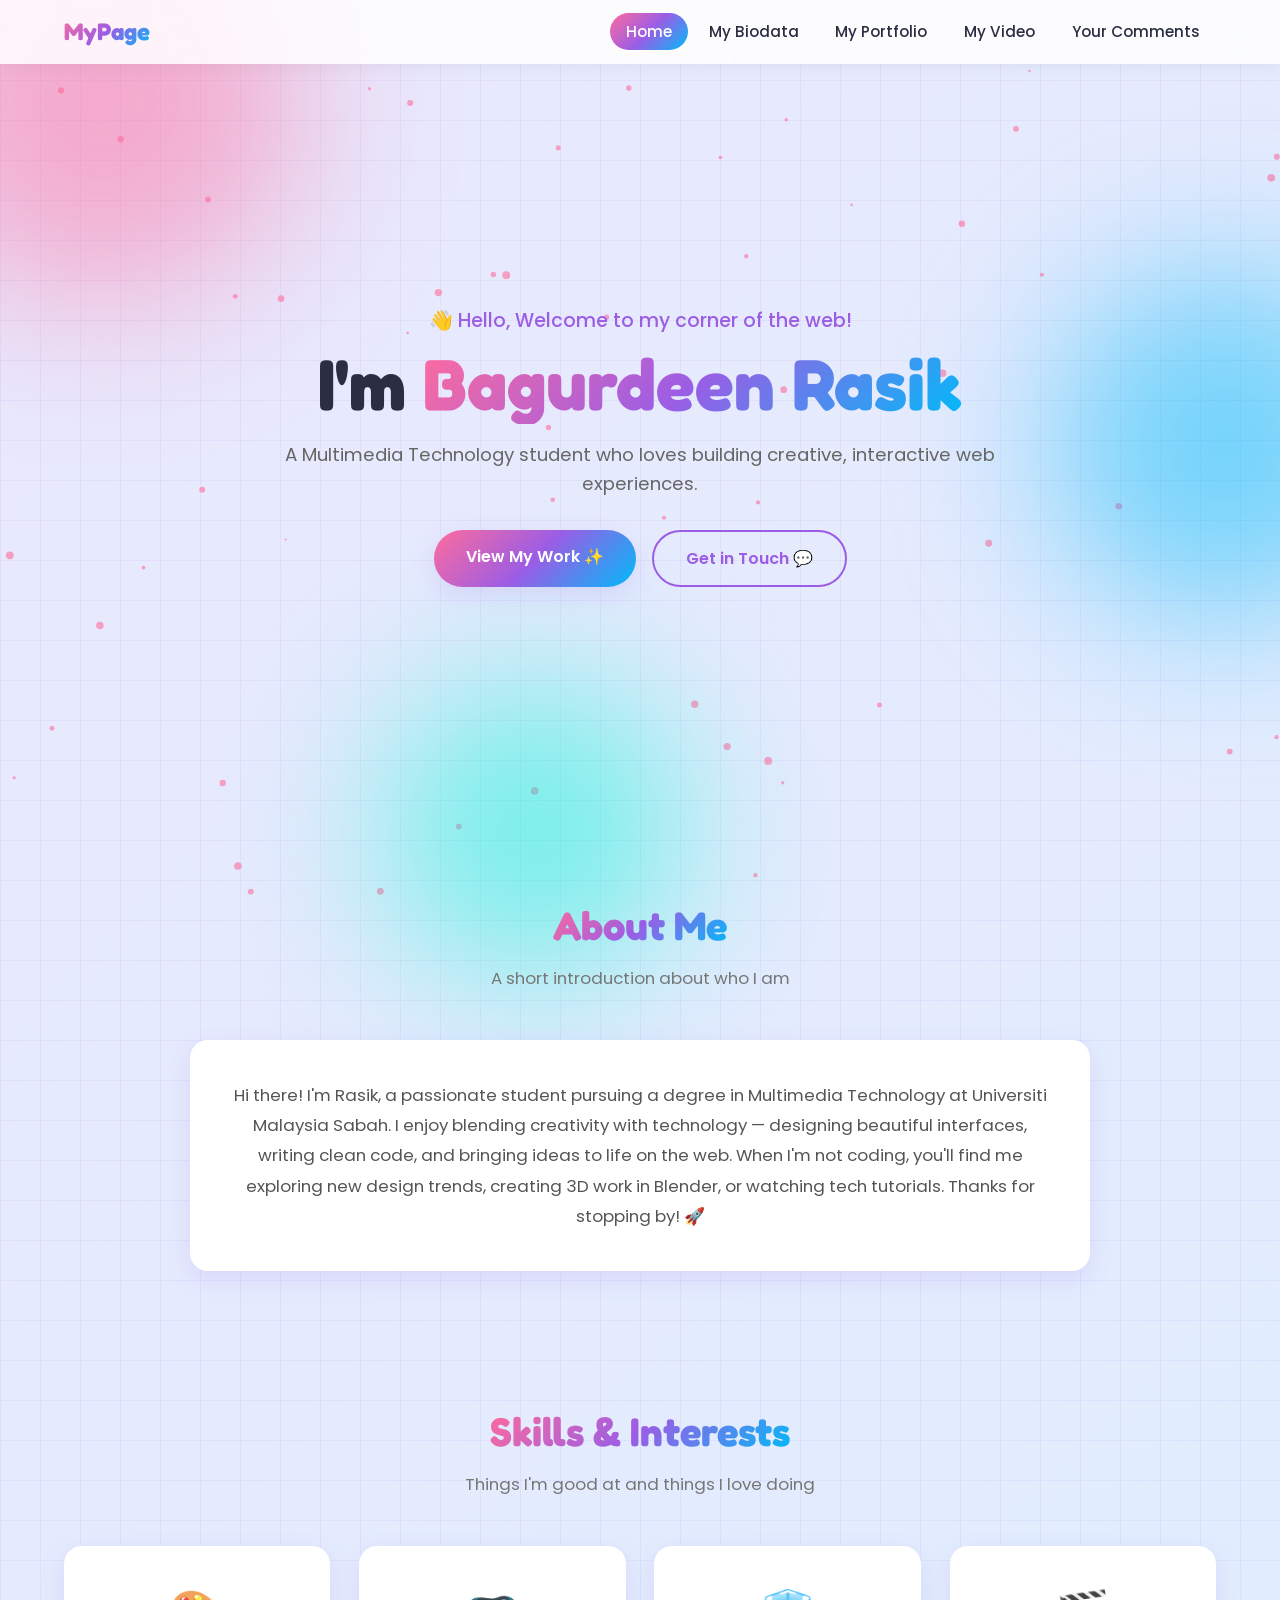
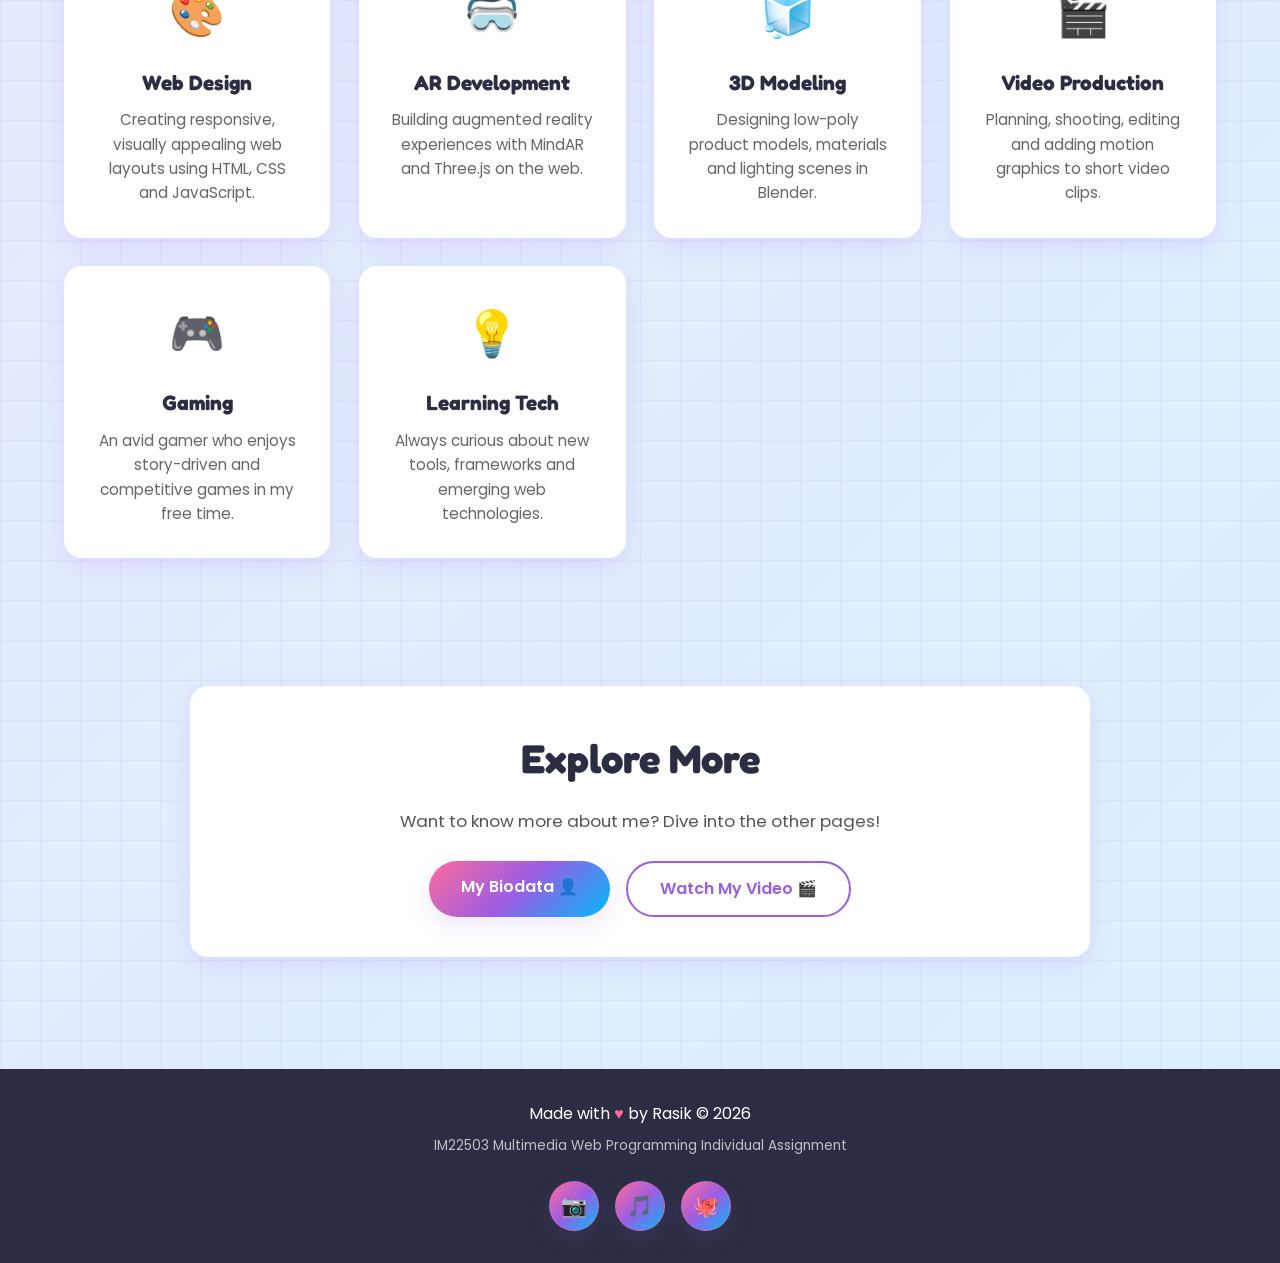
<file: index.html>
<!DOCTYPE html>
<html lang="en">
<head>
  <meta charset="UTF-8">
  <meta name="viewport" content="width=device-width, initial-scale=1.0">
  <title>My Personal Page | Home</title>
  <link rel="stylesheet" href="css/style.css">
</head>
<body>
<canvas id="bg-canvas"></canvas>

  <div class="blob blob-1"></div>
  <div class="blob blob-2"></div>
  <div class="blob blob-3"></div>

  <nav class="navbar">
    <a href="index.html" class="logo">MyPage</a>
    <ul class="nav-links">
      <li><a href="index.html">Home</a></li>
      <li><a href="biodata.html">My Biodata</a></li>
      <li><a href="portfolio.html">My Portfolio</a></li>
      <li><a href="video.html">My Video</a></li>
      <li><a href="comments.html">Your Comments</a></li>
    </ul>
    <div class="hamburger"><span></span><span></span><span></span></div>
  </nav>

  <!-- Hero Section -->
  <header class="hero">
    <div class="hero-content">
      <p class="hero-greeting">👋 Hello, Welcome to my corner of the web!</p>
      <h1 class="hero-title">I'm <span class="gradient-text">Bagurdeen Rasik</span></h1>
      <p class="hero-tagline">A Multimedia Technology student who loves building creative, interactive web experiences.</p>
      <div class="hero-buttons">
        <a href="portfolio.html" class="btn btn-primary">View My Work ✨</a>
        <a href="comments.html" class="btn btn-outline">Get in Touch 💬</a>
      </div>
    </div>
  </header>

  <!-- About Me -->
  <section class="section">
    <h2 class="section-title"><span class="gradient-text">About Me</span></h2>
    <p class="section-subtitle">A short introduction about who I am</p>
    <div class="about-box reveal">
      <p>
        Hi there! I'm Rasik, a passionate student pursuing a degree in Multimedia Technology at
        Universiti Malaysia Sabah. I enjoy blending creativity with technology — designing beautiful
        interfaces, writing clean code, and bringing ideas to life on the web. When I'm not coding,
        you'll find me exploring new design trends, creating 3D work in Blender, or watching tech
        tutorials. Thanks for stopping by! 🚀
      </p>
    </div>
  </section>

  <!-- Skills & Interests -->
  <section class="section">
    <h2 class="section-title"><span class="gradient-text">Skills & Interests</span></h2>
    <p class="section-subtitle">Things I'm good at and things I love doing</p>
    <div class="card-grid">
      <div class="card reveal">
        <span class="card-icon">🎨</span>
        <h3>Web Design</h3>
        <p>Creating responsive, visually appealing web layouts using HTML, CSS and JavaScript.</p>
      </div>
      <div class="card reveal">
        <span class="card-icon">🥽</span>
        <h3>AR Development</h3>
        <p>Building augmented reality experiences with MindAR and Three.js on the web.</p>
      </div>
      <div class="card reveal">
        <span class="card-icon">🧊</span>
        <h3>3D Modeling</h3>
        <p>Designing low-poly product models, materials and lighting scenes in Blender.</p>
      </div>
      <div class="card reveal">
        <span class="card-icon">🎬</span>
        <h3>Video Production</h3>
        <p>Planning, shooting, editing and adding motion graphics to short video clips.</p>
      </div>
      <div class="card reveal">
        <span class="card-icon">🎮</span>
        <h3>Gaming</h3>
        <p>An avid gamer who enjoys story-driven and competitive games in my free time.</p>
      </div>
      <div class="card reveal">
        <span class="card-icon">💡</span>
        <h3>Learning Tech</h3>
        <p>Always curious about new tools, frameworks and emerging web technologies.</p>
      </div>
    </div>
  </section>

  <!-- Quick Links -->
  <section class="section">
    <div class="about-box reveal">
      <h2 class="section-title" style="margin-bottom:1rem;">Explore More</h2>
      <p style="margin-bottom:1.5rem;">Want to know more about me? Dive into the other pages!</p>
      <div class="hero-buttons">
        <a href="biodata.html" class="btn btn-primary">My Biodata 👤</a>
        <a href="video.html" class="btn btn-outline">Watch My Video 🎬</a>
      </div>
    </div>
  </section>

  <footer class="footer">
    <p>Made with <span class="heart">♥</span> by Rasik &copy; <span id="year"></span></p>
    <p style="font-size:0.85rem; opacity:0.7; margin-top:0.5rem;">IM22503 Multimedia Web Programming Individual Assignment</p>
    <div class="social-links">
      <a href="https://www.instagram.com/rasik_786" target="_blank" rel="noopener" title="Instagram">📷</a>
      <a href="https://www.tiktok.com/@bagurdeenrasik" target="_blank" rel="noopener" title="TikTok">🎵</a>
      <a href="https://github.com/rasikk1525" target="_blank" rel="noopener" title="GitHub">🐙</a>
    </div>
  </footer>

  <script src="js/script.js"></script>
</body>
</html>
</file>
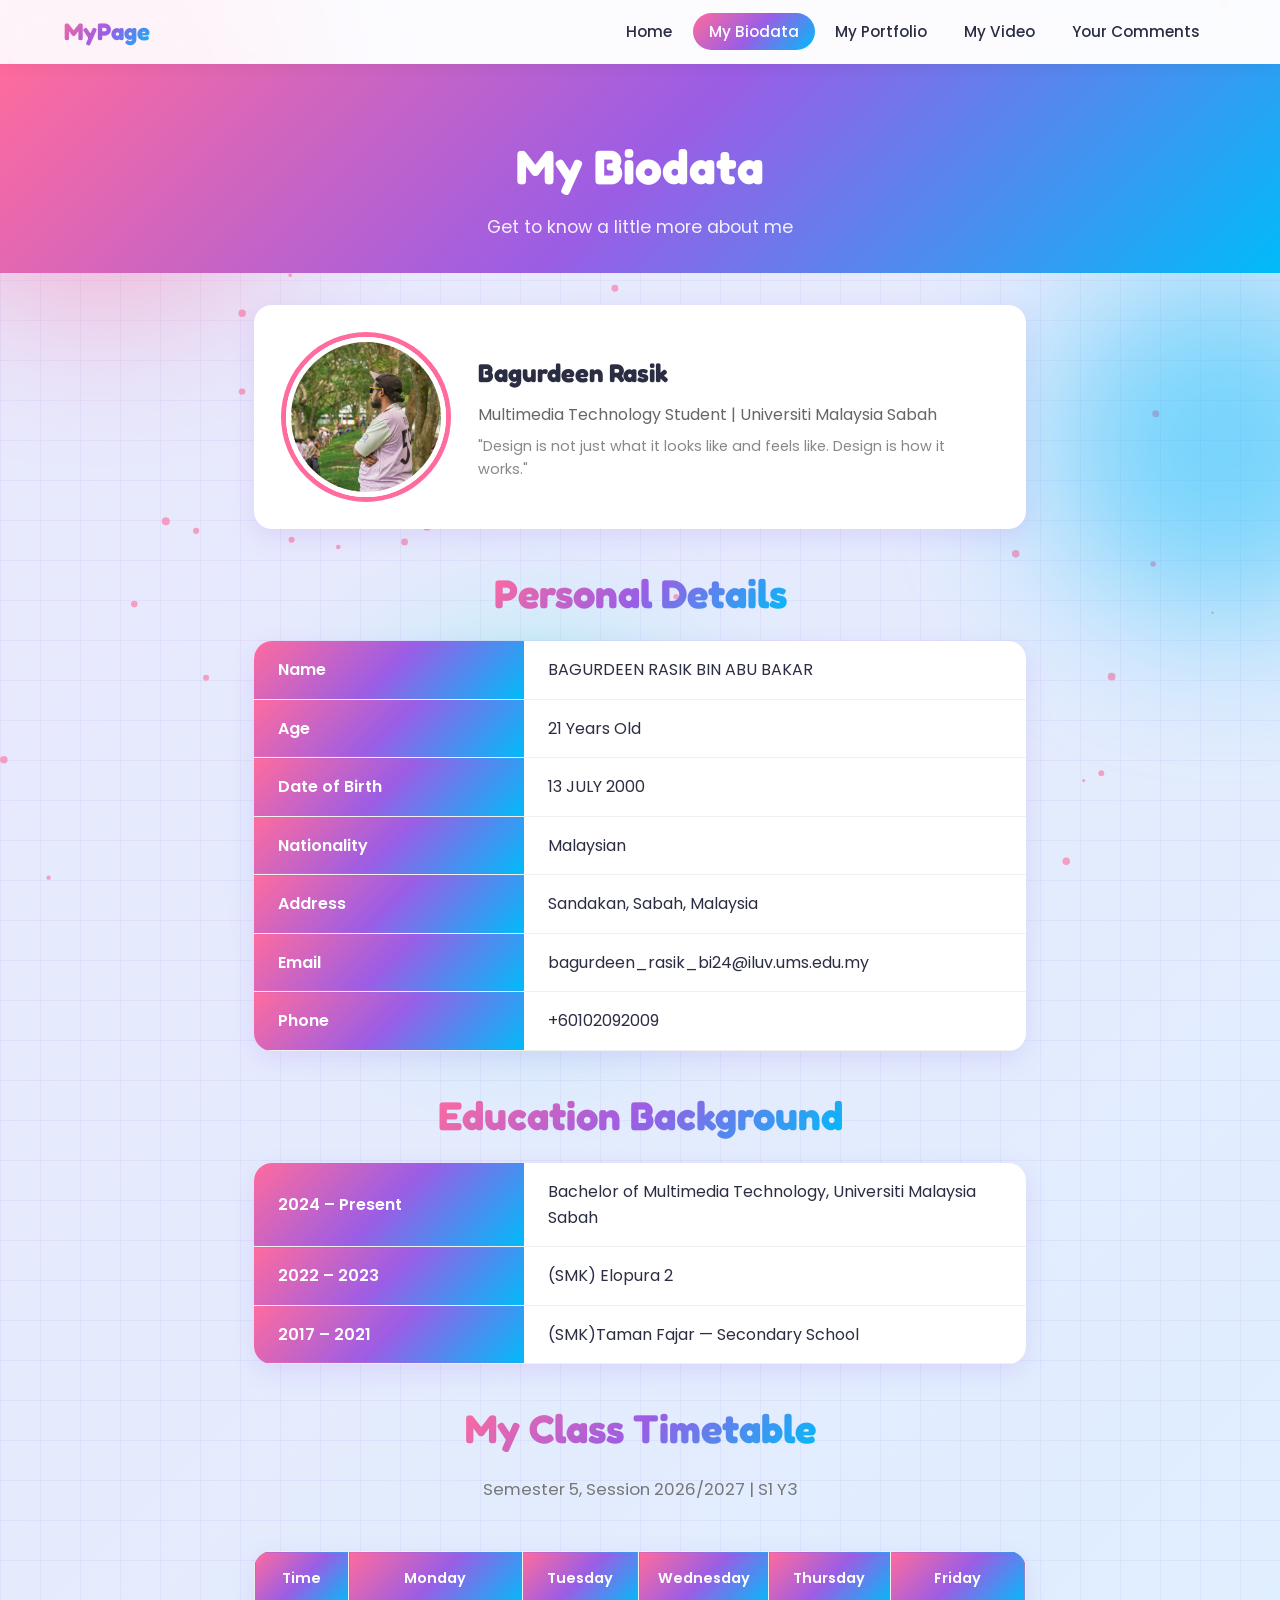
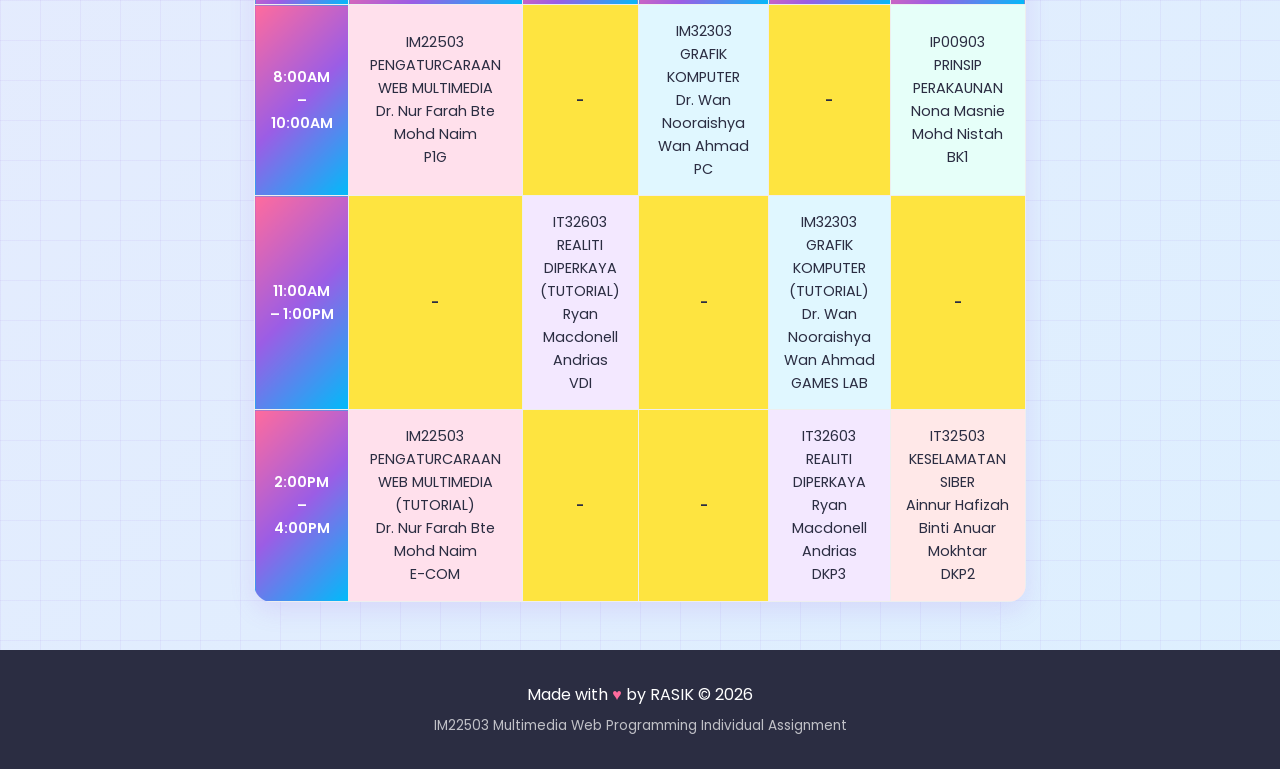
<file: biodata.html>
<!DOCTYPE html>
<html lang="en">
<head>
  <meta charset="UTF-8">
  <meta name="viewport" content="width=device-width, initial-scale=1.0">
  <title>My Personal Page | Biodata</title>
  <link rel="stylesheet" href="css/style.css">
</head>
<body>
<canvas id="bg-canvas"></canvas>

  <div class="blob blob-1"></div>
  <div class="blob blob-2"></div>
  <div class="blob blob-3"></div>

  <nav class="navbar">
    <a href="index.html" class="logo">MyPage</a>
    <ul class="nav-links">
      <li><a href="index.html">Home</a></li>
      <li><a href="biodata.html">My Biodata</a></li>
      <li><a href="portfolio.html">My Portfolio</a></li>
      <li><a href="video.html">My Video</a></li>
      <li><a href="comments.html">Your Comments</a></li>
    </ul>
    <div class="hamburger"><span></span><span></span><span></span></div>
  </nav>

  <header class="page-header">
    <h1>My Biodata</h1>
    <p>Get to know a little more about me</p>
  </header>

  <section class="biodata-container">

    <!-- Profile Photo + Intro -->
    <div class="biodata-profile reveal">
      <img src="images/IMG_0302.JPG" alt="My Profile Picture" class="profile-img"
           onerror="this.src='https://placehold.co/160x160/ff6b9d/ffffff?text=My+Photo'">
      <div style="flex:1; min-width:250px; text-align:left;">
        <h2 style="font-family:var(--font-display); font-size:1.6rem; margin-bottom:0.5rem;">Bagurdeen Rasik</h2>
        <p style="color:#666;">Multimedia Technology Student | Universiti Malaysia Sabah</p>
        <p style="color:#888; font-size:0.9rem; margin-top:0.5rem;">
          "Design is not just what it looks like and feels like. Design is how it works."
        </p>
      </div>
    </div>

    <!-- Personal Details Table -->
    <h2 class="section-title" style="margin:2rem 0 1rem;"><span class="gradient-text">Personal Details</span></h2>
    <table class="biodata-table reveal">
      <tr><th>Name</th><td>BAGURDEEN RASIK BIN ABU BAKAR</td></tr>
      <tr><th>Age</th><td>21 Years Old</td></tr>
      <tr><th>Date of Birth</th><td>13 JULY 2000</td></tr>
      <tr><th>Nationality</th><td>Malaysian</td></tr>
      <tr><th>Address</th><td>Sandakan, Sabah, Malaysia</td></tr>
      <tr><th>Email</th><td>bagurdeen_rasik_bi24@iluv.ums.edu.my</td></tr>
      <tr><th>Phone</th><td>+60102092009</td></tr>
    </table>

    <!-- Education -->
    <h2 class="section-title" style="margin:2rem 0 1rem;"><span class="gradient-text">Education Background</span></h2>
    <table class="biodata-table reveal">
      <tr><th>2024 – Present</th><td>Bachelor of Multimedia Technology, Universiti Malaysia Sabah</td></tr>
      <tr><th>2022 – 2023</th><td> (SMK) Elopura 2</td></tr>
      <tr><th>2017 – 2021</th><td>(SMK)Taman Fajar — Secondary School</td></tr>
    </table>

    <!-- Timetable (EXACT from your image) -->
    <h2 class="section-title" style="margin:2rem 0 1rem;"><span class="gradient-text">My Class Timetable</span></h2>
    <p class="section-subtitle">Semester 5, Session 2026/2027 | S1 Y3</p>
    <div class="timetable-wrap reveal">
      <table class="timetable">
        <thead>
          <tr>
            <th>Time</th>
            <th>Monday</th>
            <th>Tuesday</th>
            <th>Wednesday</th>
            <th>Thursday</th>
            <th>Friday</th>
          </tr>
        </thead>
        <tbody>
          <tr>
            <th>8:00AM – 10:00AM</th>
            <td class="slot-1">IM22503<br>PENGATURCARAAN WEB MULTIMEDIA<br>Dr. Nur Farah Bte Mohd Naim<br>P1G</td>
            <td class="break">-</td>
            <td class="slot-2">IM32303<br>GRAFIK KOMPUTER<br>Dr. Wan Nooraishya Wan Ahmad<br>PC</td>
            <td class="break">-</td>
            <td class="slot-3">IP00903<br>PRINSIP PERAKAUNAN<br>Nona Masnie Mohd Nistah<br>BK1</td>
          </tr>
          <tr>
            <th>11:00AM – 1:00PM</th>
            <td class="break">-</td>
            <td class="slot-4">IT32603<br>REALITI DIPERKAYA (TUTORIAL)<br>Ryan Macdonell Andrias<br>VDI</td>
            <td class="break">-</td>
            <td class="slot-2">IM32303<br>GRAFIK KOMPUTER (TUTORIAL)<br>Dr. Wan Nooraishya Wan Ahmad<br>GAMES LAB</td>
            <td class="break">-</td>
          </tr>
          <tr>
            <th>2:00PM – 4:00PM</th>
            <td class="slot-1">IM22503<br>PENGATURCARAAN WEB MULTIMEDIA (TUTORIAL)<br>Dr. Nur Farah Bte Mohd Naim<br>E-COM</td>
            <td class="break">-</td>
            <td class="break">-</td>
            <td class="slot-4">IT32603<br>REALITI DIPERKAYA<br>Ryan Macdonell Andrias<br>DKP3</td>
            <td class="slot-5">IT32503<br>KESELAMATAN SIBER<br>Ainnur Hafizah Binti Anuar Mokhtar<br>DKP2</td>
          </tr>
        </tbody>
      </table>
    </div>

  </section>

  <footer class="footer">
    <p>Made with <span class="heart">♥</span> by RASIK &copy; <span id="year"></span></p>
    <p style="font-size:0.85rem; opacity:0.7; margin-top:0.5rem;">IM22503 Multimedia Web Programming Individual Assignment</p>
  </footer>

  <script src="js/script.js"></script>
</body>
</html>
</file>
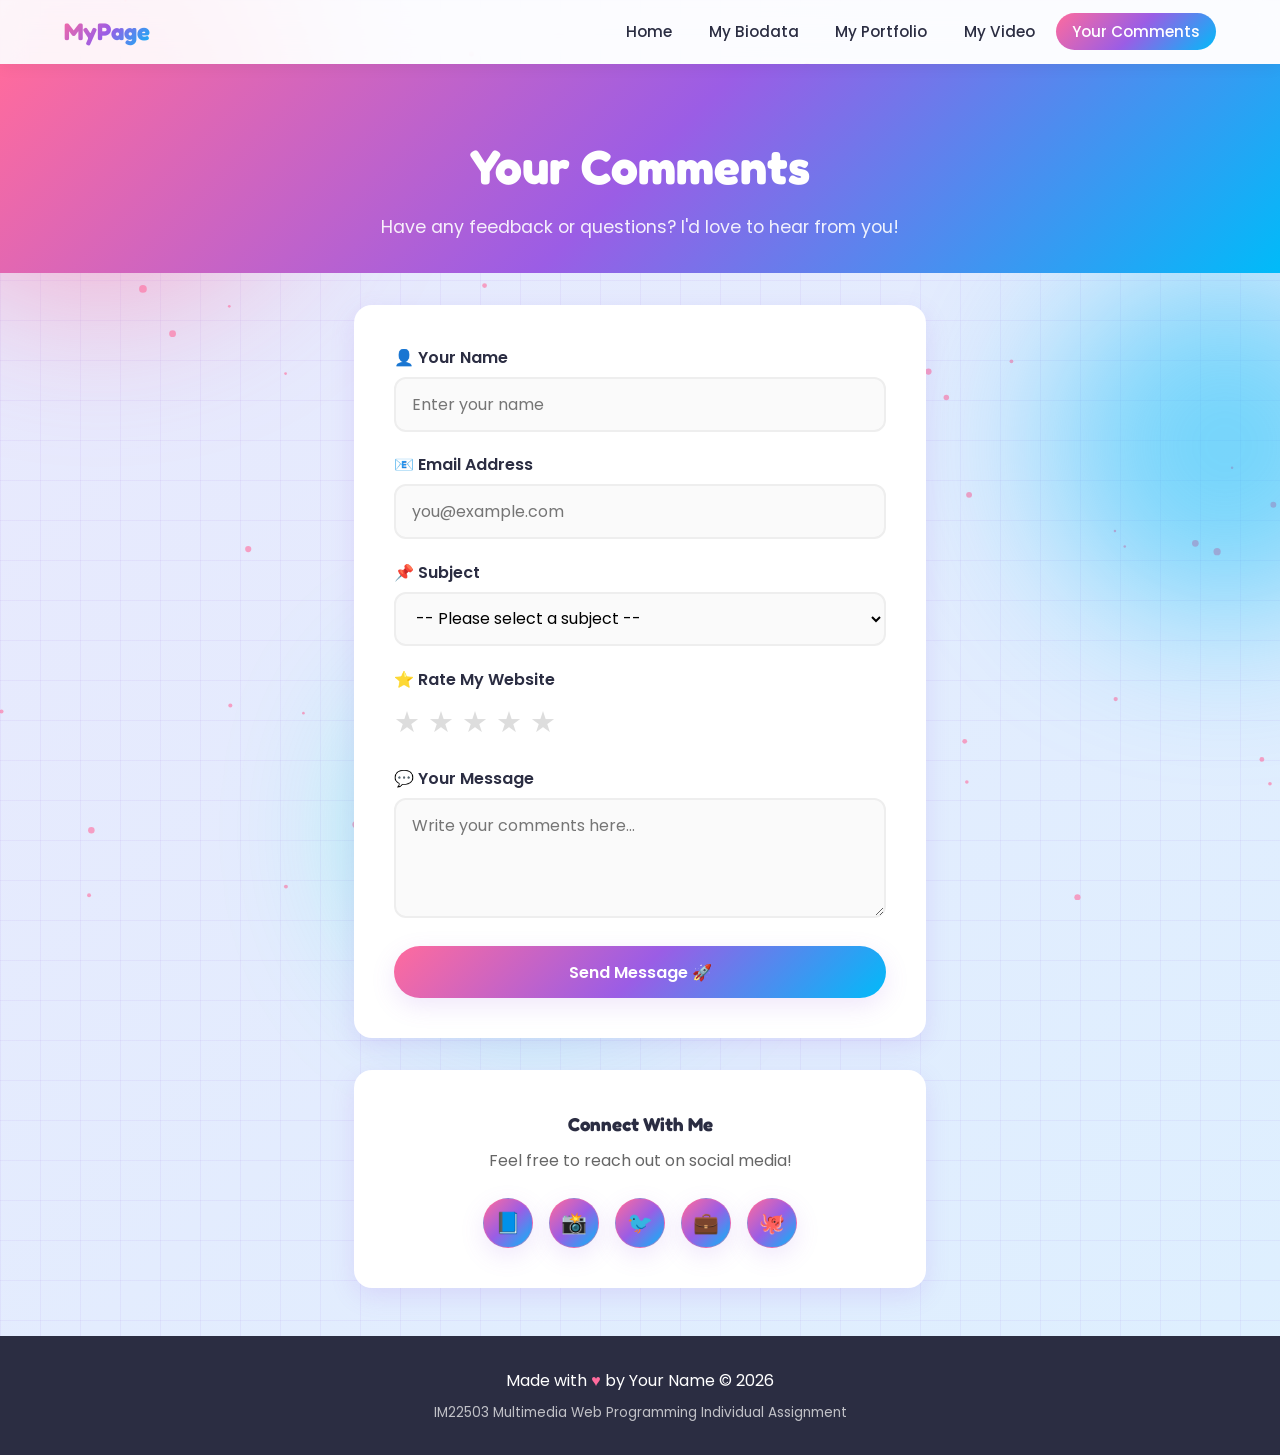
<file: comments.html>
<!DOCTYPE html>
<html lang="en">
<head>
  <meta charset="UTF-8">
  <meta name="viewport" content="width=device-width, initial-scale=1.0">
  <title>My Personal Page | Comments</title>
  <link rel="stylesheet" href="css/style.css">
</head>
<body>
<canvas id="bg-canvas"></canvas>

  <div class="blob blob-1"></div>
  <div class="blob blob-2"></div>
  <div class="blob blob-3"></div>

  <nav class="navbar">
    <a href="index.html" class="logo">MyPage</a>
    <ul class="nav-links">
      <li><a href="index.html">Home</a></li>
      <li><a href="biodata.html">My Biodata</a></li>
      <li><a href="portfolio.html">My Portfolio</a></li>
      <li><a href="video.html">My Video</a></li>
      <li><a href="comments.html">Your Comments</a></li>
    </ul>
    <div class="hamburger"><span></span><span></span><span></span></div>
  </nav>

  <header class="page-header">
    <h1>Your Comments</h1>
    <p>Have any feedback or questions? I'd love to hear from you!</p>
  </header>

  <section class="form-container">
    <div class="form-card reveal">
      <form id="commentForm" novalidate>

        <div class="form-group">
          <label for="name">👤 Your Name</label>
          <input type="text" id="name" placeholder="Enter your name">
          <div class="error-msg" id="nameError"></div>
        </div>

        <div class="form-group">
          <label for="email">📧 Email Address</label>
          <input type="email" id="email" placeholder="you@example.com">
          <div class="error-msg" id="emailError"></div>
        </div>

        <div class="form-group">
          <label for="subject">📌 Subject</label>
          <select id="subject">
            <option value="">-- Please select a subject --</option>
            <option value="feedback">General Feedback</option>
            <option value="project">Project Inquiry</option>
            <option value="collab">Collaboration</option>
            <option value="other">Other</option>
          </select>
          <div class="error-msg" id="subjectError"></div>
        </div>

        <div class="form-group">
          <label>⭐ Rate My Website</label>
          <div class="rating">
            <span class="star" data-value="1">★</span>
            <span class="star" data-value="2">★</span>
            <span class="star" data-value="3">★</span>
            <span class="star" data-value="4">★</span>
            <span class="star" data-value="5">★</span>
          </div>
          <div class="error-msg" id="ratingError"></div>
        </div>

        <div class="form-group">
          <label for="message">💬 Your Message</label>
          <textarea id="message" placeholder="Write your comments here..."></textarea>
          <div class="error-msg" id="messageError"></div>
        </div>

        <button type="submit" class="btn btn-primary" style="width:100%;">Send Message 🚀</button>

        <div class="success-msg" id="successMsg">
          ✅ Thank you! Your message has been sent successfully.
        </div>
      </form>
    </div>

    <!-- Social Links -->
    <div class="form-card reveal" style="margin-top:2rem; text-align:center;">
      <h3 style="font-family:var(--font-display); margin-bottom:0.5rem;">Connect With Me</h3>
      <p style="color:#666; margin-bottom:0.5rem;">Feel free to reach out on social media!</p>
      <div class="social-links">
        <a href="#" title="Facebook">📘</a>
        <a href="#" title="Instagram">📸</a>
        <a href="#" title="Twitter / X">🐦</a>
        <a href="#" title="LinkedIn">💼</a>
        <a href="#" title="GitHub">🐙</a>
      </div>
    </div>
  </section>

  <footer class="footer">
    <p>Made with <span class="heart">♥</span> by Your Name &copy; <span id="year"></span></p>
    <p style="font-size:0.85rem; opacity:0.7; margin-top:0.5rem;">IM22503 Multimedia Web Programming Individual Assignment</p>
  </footer>

  <script src="js/script.js"></script>
</body>
</html>
</file>
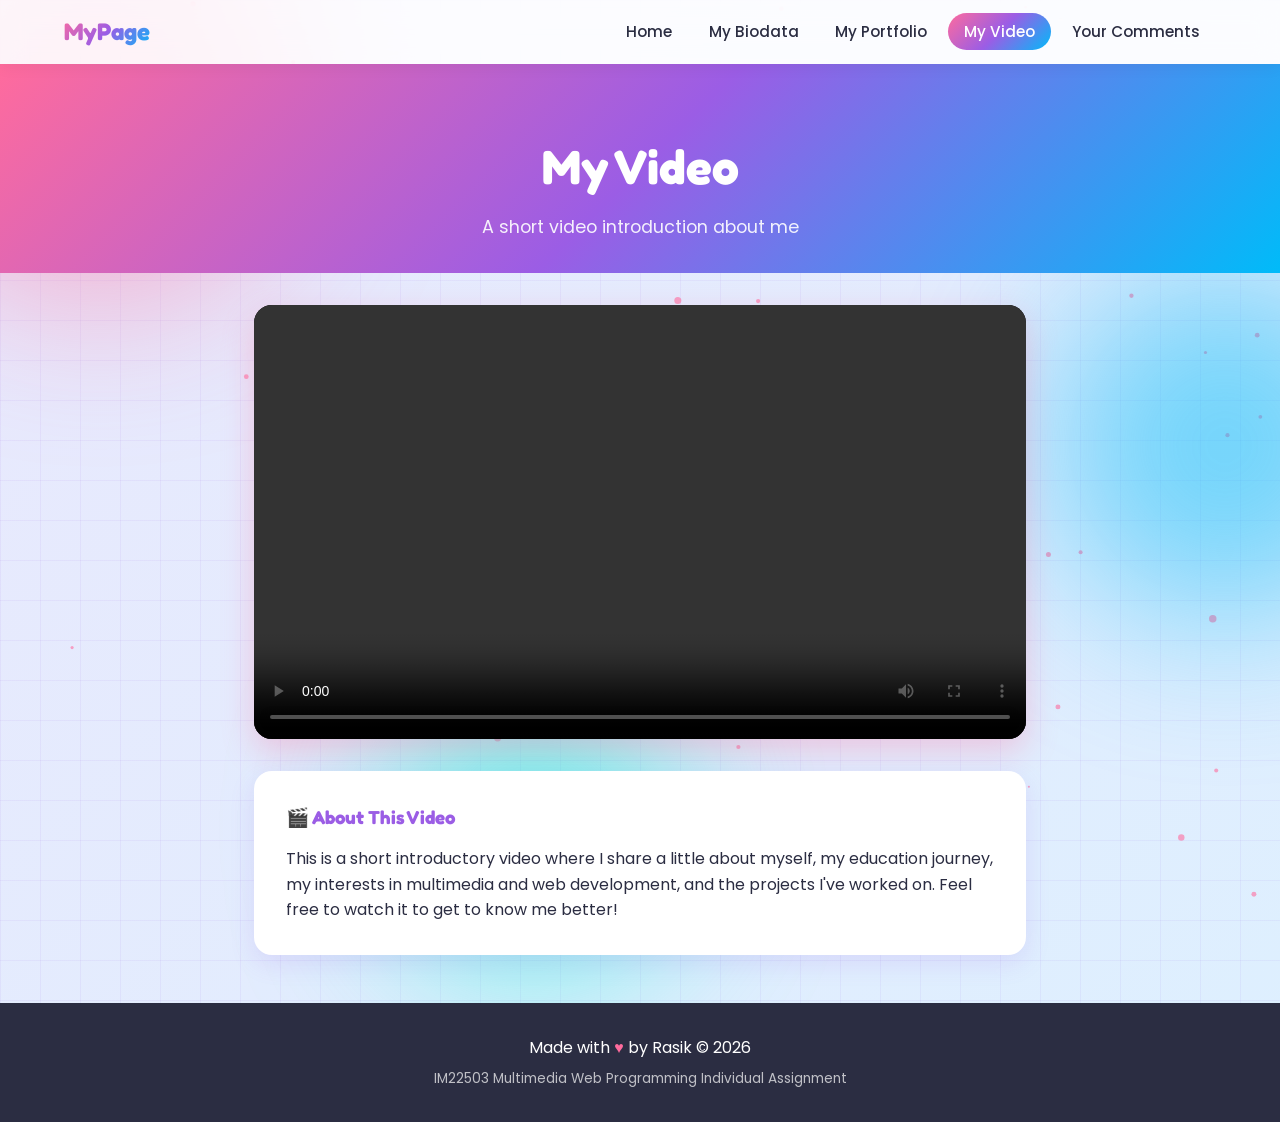
<file: video.html>
<!DOCTYPE html>
<html lang="en">
<head>
  <meta charset="UTF-8">
  <meta name="viewport" content="width=device-width, initial-scale=1.0">
  <title>My Personal Page | Video</title>
  <link rel="stylesheet" href="css/style.css">
</head>
<body>
<canvas id="bg-canvas"></canvas>

  <div class="blob blob-1"></div>
  <div class="blob blob-2"></div>
  <div class="blob blob-3"></div>

  <nav class="navbar">
    <a href="index.html" class="logo">MyPage</a>
    <ul class="nav-links">
      <li><a href="index.html">Home</a></li>
      <li><a href="biodata.html">My Biodata</a></li>
      <li><a href="portfolio.html">My Portfolio</a></li>
      <li><a href="video.html">My Video</a></li>
      <li><a href="comments.html">Your Comments</a></li>
    </ul>
    <div class="hamburger"><span></span><span></span><span></span></div>
  </nav>

  <header class="page-header">
    <h1>My Video</h1>
    <p>A short video introduction about me </p>
  </header>

  <section class="video-container">

    <!-- HTML5 Native Video -->
    <div class="video-frame reveal">
      <video controls width="700">
        <source src="video/rasik.mp4" type="video/mp4">
        Your browser does not support the video tag.
      </video>
    </div>

    <!-- Video Info -->
    <div class="video-info reveal">
      <h3>🎬 About This Video</h3>
      <p>
        This is a short introductory video where I share a little about myself, my education journey,
        my interests in multimedia and web development, and the projects I've worked on. Feel free to
        watch it to get to know me better!
      </p>
    
    </div>


  </section>

  <footer class="footer">
    <p>Made with <span class="heart">♥</span> by Rasik &copy; <span id="year"></span></p>
    <p style="font-size:0.85rem; opacity:0.7; margin-top:0.5rem;">IM22503 Multimedia Web Programming Individual Assignment</p>
  </footer>

  <script src="js/script.js"></script>
</body>
</html>
</file>
<file: css/style.css>
/* ============================================
   Personal Page - Colorful Creative Theme
   IM22503 Multimedia Web Programming
   ============================================ */

/* ---------- Google Fonts ---------- */
@import url('https://fonts.googleapis.com/css2?family=Poppins:wght@300;400;500;600;700;800&family=Fredoka:wght@400;500;600;700&display=swap');

/* ---------- Reset & Variables ---------- */
* {
  margin: 0;
  padding: 0;
  box-sizing: border-box;
}

:root {
  --c-pink: #ff6b9d;
  --c-purple: #9b5de5;
  --c-blue: #00bbf9;
  --c-green: #00f5d4;
  --c-yellow: #fee440;
  --c-orange: #f15bb5;
  --c-dark: #2b2d42;
  --c-light: #f8f9fa;
  --c-white: #ffffff;
  --gradient-main: linear-gradient(135deg, #ff6b9d 0%, #9b5de5 50%, #00bbf9 100%);
  --shadow-soft: 0 8px 24px rgba(155, 93, 229, 0.15);
  --shadow-hover: 0 12px 32px rgba(255, 107, 157, 0.3);
  --radius: 18px;
  --font-body: 'Poppins', sans-serif;
  --font-display: 'Fredoka', sans-serif;
}

html {
  scroll-behavior: smooth;
}

body {
  font-family: var(--font-body);
  color: var(--c-dark);
  background: var(--c-light);
  line-height: 1.6;
  overflow-x: hidden;
}
/* ---------- IT / Tech Background ---------- */
body {
  background-color: #f0f4ff;
  background-image:
    linear-gradient(135deg, rgba(155, 93, 229, 0.08), rgba(0, 187, 249, 0.08)),
    linear-gradient(rgba(155, 93, 229, 0.08) 1px, transparent 1px),
    linear-gradient(90deg, rgba(155, 93, 229, 0.08) 1px, transparent 1px);
  background-size: auto, 40px 40px, 40px 40px;
}

#bg-canvas {
  position: fixed;
  inset: 0;
  z-index: -2;
  width: 100%;
  height: 100%;
  pointer-events: none;
}

/* Add missing timetable colour */
.timetable td.slot-5 { background: #ffe8e8; }

/* ---------- Animated Background Blobs ---------- */
.blob {
  position: fixed;
  border-radius: 50%;
  filter: blur(80px);
  opacity: 0.5;
  z-index: -1;
  animation: floatBlob 12s ease-in-out infinite;
}

.blob-1 {
  width: 400px;
  height: 400px;
  background: var(--c-pink);
  top: -100px;
  left: -100px;
}

.blob-2 {
  width: 350px;
  height: 350px;
  background: var(--c-blue);
  top: 30%;
  right: -120px;
  animation-delay: -4s;
}

.blob-3 {
  width: 300px;
  height: 300px;
  background: var(--c-green);
  bottom: -80px;
  left: 30%;
  animation-delay: -8s;
}

@keyframes floatBlob {
  0%, 100% { transform: translate(0, 0) scale(1); }
  33% { transform: translate(30px, -40px) scale(1.1); }
  66% { transform: translate(-20px, 30px) scale(0.95); }
}
/* Interactive background canvas */
#bg-canvas {
  position: fixed;
  inset: 0;
  z-index: -2;
  width: 100%;
  height: 100%;
  pointer-events: none;
}

/* Social media links */
.social-links {
  display: flex;
  flex-wrap: wrap;
  gap: 1rem;
  justify-content: center;
  margin-top: 1rem;
}

.social-links a {
  display: inline-flex;
  align-items: center;
  gap: 0.4rem;
  padding: 0.5rem 1rem;
  border-radius: 999px;
  text-decoration: none;
  color: #fff;
  background: rgba(255, 107, 157, 0.2);
  border: 1px solid rgba(255, 107, 157, 0.4);
  transition: transform 0.25s ease, background 0.25s ease;
}

.social-links a:hover {
  transform: translateY(-3px);
  background: rgba(255, 107, 157, 0.45);
}

/* ---------- Navigation ---------- */
.navbar {
  position: sticky;
  top: 0;
  z-index: 1000;
  background: rgba(255, 255, 255, 0.85);
  backdrop-filter: blur(12px);
  box-shadow: 0 2px 16px rgba(0, 0, 0, 0.06);
  padding: 0.8rem 5%;
  display: flex;
  justify-content: space-between;
  align-items: center;
}

.logo {
  font-family: var(--font-display);
  font-size: 1.5rem;
  font-weight: 700;
  background: var(--gradient-main);
  -webkit-background-clip: text;
  background-clip: text;
  -webkit-text-fill-color: transparent;
  text-decoration: none;
}

.nav-links {
  display: flex;
  list-style: none;
  gap: 0.3rem;
  align-items: center;
}

.nav-links a {
  text-decoration: none;
  color: var(--c-dark);
  font-weight: 500;
  padding: 0.5rem 1rem;
  border-radius: 50px;
  transition: all 0.3s ease;
  font-size: 0.95rem;
}

.nav-links a:hover {
  background: var(--gradient-main);
  color: var(--c-white);
  transform: translateY(-2px);
}

.nav-links a.active {
  background: var(--gradient-main);
  color: var(--c-white);
}

.hamburger {
  display: none;
  flex-direction: column;
  cursor: pointer;
  gap: 5px;
}

.hamburger span {
  width: 28px;
  height: 3px;
  background: var(--c-purple);
  border-radius: 3px;
  transition: 0.3s;
}

/* ---------- Hero Section ---------- */
.hero {
  min-height: 85vh;
  display: flex;
  align-items: center;
  justify-content: center;
  text-align: center;
  padding: 3rem 5%;
}

.hero-content {
  max-width: 800px;
}

.hero-greeting {
  font-size: 1.2rem;
  color: var(--c-purple);
  font-weight: 500;
  margin-bottom: 0.5rem;
  animation: fadeInDown 1s ease;
}

.hero-title {
  font-family: var(--font-display);
  font-size: clamp(2.5rem, 6vw, 4.5rem);
  font-weight: 700;
  line-height: 1.1;
  margin-bottom: 1rem;
  animation: fadeInUp 1s ease;
}

.hero-title .gradient-text {
  background: var(--gradient-main);
  -webkit-background-clip: text;
  background-clip: text;
  -webkit-text-fill-color: transparent;
  display: inline-block;
}

.hero-tagline {
  font-size: 1.15rem;
  color: #666;
  margin-bottom: 2rem;
  animation: fadeInUp 1.2s ease;
}

.hero-buttons {
  display: flex;
  gap: 1rem;
  justify-content: center;
  flex-wrap: wrap;
  animation: fadeInUp 1.4s ease;
}

/* ---------- Buttons ---------- */
.btn {
  display: inline-block;
  padding: 0.85rem 2rem;
  border-radius: 50px;
  text-decoration: none;
  font-weight: 600;
  font-size: 1rem;
  transition: all 0.3s ease;
  border: none;
  cursor: pointer;
  font-family: var(--font-body);
}

.btn-primary {
  background: var(--gradient-main);
  color: var(--c-white);
  box-shadow: var(--shadow-soft);
}

.btn-primary:hover {
  transform: translateY(-3px);
  box-shadow: var(--shadow-hover);
}

.btn-outline {
  background: transparent;
  color: var(--c-purple);
  border: 2px solid var(--c-purple);
}

.btn-outline:hover {
  background: var(--c-purple);
  color: var(--c-white);
  transform: translateY(-3px);
}

/* ---------- Section Styles ---------- */
.section {
  padding: 4rem 5%;
}

.section-title {
  font-family: var(--font-display);
  font-size: clamp(1.8rem, 4vw, 2.5rem);
  text-align: center;
  margin-bottom: 0.5rem;
}

.section-title .gradient-text {
  background: var(--gradient-main);
  -webkit-background-clip: text;
  background-clip: text;
  -webkit-text-fill-color: transparent;
}

.section-subtitle {
  text-align: center;
  color: #777;
  margin-bottom: 3rem;
  font-size: 1.05rem;
}

/* ---------- Cards Grid ---------- */
.card-grid {
  display: grid;
  grid-template-columns: repeat(auto-fit, minmax(260px, 1fr));
  gap: 1.8rem;
  max-width: 1200px;
  margin: 0 auto;
}

.card {
  background: var(--c-white);
  border-radius: var(--radius);
  padding: 2rem;
  box-shadow: var(--shadow-soft);
  transition: all 0.35s ease;
  text-align: center;
}

.card:hover {
  transform: translateY(-8px);
  box-shadow: var(--shadow-hover);
}

.card-icon {
  font-size: 2.8rem;
  margin-bottom: 1rem;
  display: inline-block;
  animation: bounce 3s ease-in-out infinite;
}

.card h3 {
  font-family: var(--font-display);
  font-size: 1.3rem;
  margin-bottom: 0.6rem;
  color: var(--c-dark);
}

.card p {
  color: #666;
  font-size: 0.95rem;
}

/* ---------- About / Intro ---------- */
.about-box {
  max-width: 900px;
  margin: 0 auto;
  background: var(--c-white);
  border-radius: var(--radius);
  padding: 2.5rem;
  box-shadow: var(--shadow-soft);
  text-align: center;
}

.about-box p {
  font-size: 1.05rem;
  color: #555;
  line-height: 1.8;
}

/* ---------- Page Header (inner pages) ---------- */
.page-header {
  padding: 4rem 5% 2rem;
  text-align: center;
  background: var(--gradient-main);
  color: var(--c-white);
}

.page-header h1 {
  font-family: var(--font-display);
  font-size: clamp(2rem, 5vw, 3rem);
  margin-bottom: 0.5rem;
}

.page-header p {
  opacity: 0.9;
  font-size: 1.1rem;
}

/* ---------- Biodata ---------- */
.biodata-container {
  max-width: 900px;
  margin: 2rem auto;
  padding: 0 5%;
}

.biodata-profile {
  display: flex;
  gap: 2rem;
  align-items: center;
  background: var(--c-white);
  border-radius: var(--radius);
  padding: 2rem;
  box-shadow: var(--shadow-soft);
  margin-bottom: 2rem;
  flex-wrap: wrap;
  justify-content: center;
}

.profile-img {
  width: 160px;
  height: 160px;
  border-radius: 50%;
  object-fit: cover;
  border: 5px solid var(--c-white);
  box-shadow: 0 0 0 5px var(--c-pink);
  animation: pulse 3s ease-in-out infinite;
}

.biodata-table {
  width: 100%;
  border-collapse: collapse;
  background: var(--c-white);
  border-radius: var(--radius);
  overflow: hidden;
  box-shadow: var(--shadow-soft);
  margin-bottom: 2rem;
}

.biodata-table th,
.biodata-table td {
  padding: 1rem 1.5rem;
  text-align: left;
  border-bottom: 1px solid #f0f0f0;
}

.biodata-table th {
  background: var(--gradient-main);
  color: var(--c-white);
  font-weight: 600;
  width: 35%;
}

.biodata-table tr:hover td {
  background: #fdf5fa;
}

/* ---------- Timetable ---------- */
.timetable-wrap {
  overflow-x: auto;
  margin: 1rem 0 2rem;
  border-radius: var(--radius);
  box-shadow: var(--shadow-soft);
}

.timetable {
  width: 100%;
  border-collapse: collapse;
  background: var(--c-white);
  min-width: 600px;
}

.timetable th,
.timetable td {
  padding: 0.9rem 0.8rem;
  text-align: center;
  border: 1px solid #eee;
  font-size: 0.9rem;
}

.timetable th {
  background: var(--gradient-main);
  color: var(--c-white);
  font-weight: 600;
}

.timetable td.break {
  background: var(--c-yellow);
  font-weight: 600;
}

.timetable td.slot-1 { background: #ffe0ec; }
.timetable td.slot-2 { background: #e0f7ff; }
.timetable td.slot-3 { background: #e6fff9; }
.timetable td.slot-4 { background: #f3e8ff; }

/* ---------- Portfolio ---------- */
.portfolio-grid {
  display: grid;
  grid-template-columns: repeat(auto-fit, minmax(300px, 1fr));
  gap: 2rem;
  max-width: 1200px;
  margin: 2rem auto;
  padding: 0 5%;
}

.portfolio-card {
  background: var(--c-white);
  border-radius: var(--radius);
  overflow: hidden;
  box-shadow: var(--shadow-soft);
  transition: all 0.35s ease;
}

.portfolio-card:hover {
  transform: translateY(-8px);
  box-shadow: var(--shadow-hover);
}

.portfolio-img {
  width: 100%;
  height: 200px;
  object-fit: cover;
  display: block;
}

.portfolio-body {
  padding: 1.5rem;
}

.portfolio-body h3 {
  font-family: var(--font-display);
  font-size: 1.25rem;
  margin-bottom: 0.5rem;
}

.portfolio-body p {
  color: #666;
  font-size: 0.92rem;
  margin-bottom: 1rem;
}

.tech-tags {
  display: flex;
  flex-wrap: wrap;
  gap: 0.4rem;
}

.tech-tag {
  background: linear-gradient(135deg, #e0f7ff, #f3e8ff);
  color: var(--c-purple);
  padding: 0.3rem 0.8rem;
  border-radius: 50px;
  font-size: 0.8rem;
  font-weight: 500;
}

/* ---------- Video Page ---------- */
.video-container {
  max-width: 900px;
  margin: 2rem auto;
  padding: 0 5%;
}

.video-frame {
  width: 100%;
  aspect-ratio: 16 / 9;
  border-radius: var(--radius);
  overflow: hidden;
  box-shadow: var(--shadow-hover);
  margin-bottom: 2rem;
  background: #000;
}

.video-frame video,
.video-frame iframe {
  width: 100%;
  height: 100%;
  border: none;
}

.video-info {
  background: var(--c-white);
  border-radius: var(--radius);
  padding: 2rem;
  box-shadow: var(--shadow-soft);
}

.video-info h3 {
  font-family: var(--font-display);
  margin-bottom: 0.8rem;
  color: var(--c-purple);
}

/* ---------- Form / Comments ---------- */
.form-container {
  max-width: 700px;
  margin: 2rem auto;
  padding: 0 5%;
}

.form-card {
  background: var(--c-white);
  border-radius: var(--radius);
  padding: 2.5rem;
  box-shadow: var(--shadow-soft);
}

.form-group {
  margin-bottom: 1.3rem;
}

.form-group label {
  display: block;
  font-weight: 600;
  margin-bottom: 0.4rem;
  color: var(--c-dark);
}

.form-group input,
.form-group textarea,
.form-group select {
  width: 100%;
  padding: 0.8rem 1rem;
  border: 2px solid #eee;
  border-radius: 12px;
  font-family: var(--font-body);
  font-size: 1rem;
  transition: all 0.3s;
  background: #fafafa;
}

.form-group input:focus,
.form-group textarea:focus,
.form-group select:focus {
  outline: none;
  border-color: var(--c-purple);
  background: var(--c-white);
  box-shadow: 0 0 0 4px rgba(155, 93, 229, 0.1);
}

.form-group textarea {
  resize: vertical;
  min-height: 120px;
}

.rating {
  display: flex;
  gap: 0.5rem;
  font-size: 1.8rem;
  cursor: pointer;
}

.rating .star {
  color: #ddd;
  transition: color 0.2s, transform 0.2s;
}

.rating .star:hover,
.rating .star.active {
  color: var(--c-yellow);
  transform: scale(1.2);
}

.error-msg {
  color: #e74c3c;
  font-size: 0.85rem;
  margin-top: 0.3rem;
  display: none;
}

.success-msg {
  background: #d4edda;
  color: #155724;
  padding: 1rem;
  border-radius: 12px;
  margin-top: 1rem;
  display: none;
  text-align: center;
  font-weight: 500;
}

/* ---------- Social Links ---------- */
.social-links {
  display: flex;
  gap: 1rem;
  justify-content: center;
  margin-top: 1.5rem;
  flex-wrap: wrap;
}

.social-links a {
  width: 50px;
  height: 50px;
  border-radius: 50%;
  display: flex;
  align-items: center;
  justify-content: center;
  background: var(--gradient-main);
  color: var(--c-white);
  text-decoration: none;
  font-size: 1.3rem;
  transition: all 0.3s;
  box-shadow: var(--shadow-soft);
}

.social-links a:hover {
  transform: translateY(-5px) scale(1.1);
  box-shadow: var(--shadow-hover);
}

/* ---------- Footer ---------- */
.footer {
  background: var(--c-dark);
  color: var(--c-white);
  text-align: center;
  padding: 2rem 5%;
  margin-top: 3rem;
}

.footer .heart {
  color: var(--c-pink);
  animation: beat 1.2s ease infinite;
  display: inline-block;
}

/* ---------- Animations ---------- */
@keyframes fadeInUp {
  from { opacity: 0; transform: translateY(30px); }
  to { opacity: 1; transform: translateY(0); }
}

@keyframes fadeInDown {
  from { opacity: 0; transform: translateY(-30px); }
  to { opacity: 1; transform: translateY(0); }
}

@keyframes bounce {
  0%, 100% { transform: translateY(0); }
  50% { transform: translateY(-10px); }
}

@keyframes pulse {
  0%, 100% { box-shadow: 0 0 0 5px var(--c-pink); }
  50% { box-shadow: 0 0 0 12px rgba(255, 107, 157, 0.2); }
}

@keyframes beat {
  0%, 100% { transform: scale(1); }
  50% { transform: scale(1.3); }
}

.reveal {
  opacity: 0;
  transform: translateY(40px);
  transition: opacity 0.7s ease, transform 0.7s ease;
}

.reveal.visible {
  opacity: 1;
  transform: translateY(0);
}

/* ---------- Responsive ---------- */
@media (max-width: 768px) {
  .nav-links {
    position: absolute;
    top: 100%;
    left: 0;
    right: 0;
    background: var(--c-white);
    flex-direction: column;
    padding: 1rem;
    gap: 0.5rem;
    box-shadow: 0 8px 16px rgba(0, 0, 0, 0.1);
    display: none;
  }

  .nav-links.open {
    display: flex;
  }

  .hamburger {
    display: flex;
  }

  .biodata-profile {
    flex-direction: column;
    text-align: center;
  }

  .card-grid {
    grid-template-columns: 1fr;
  }

  .portfolio-grid {
    grid-template-columns: 1fr;
  }

  .hero-buttons {
    flex-direction: column;
    align-items: center;
  }

  .btn {
    width: 100%;
    max-width: 280px;
    text-align: center;
  }
}

@media (max-width: 480px) {
  .section {
    padding: 2.5rem 4%;
  }

  .form-card {
    padding: 1.5rem;
  }
}
</file>
